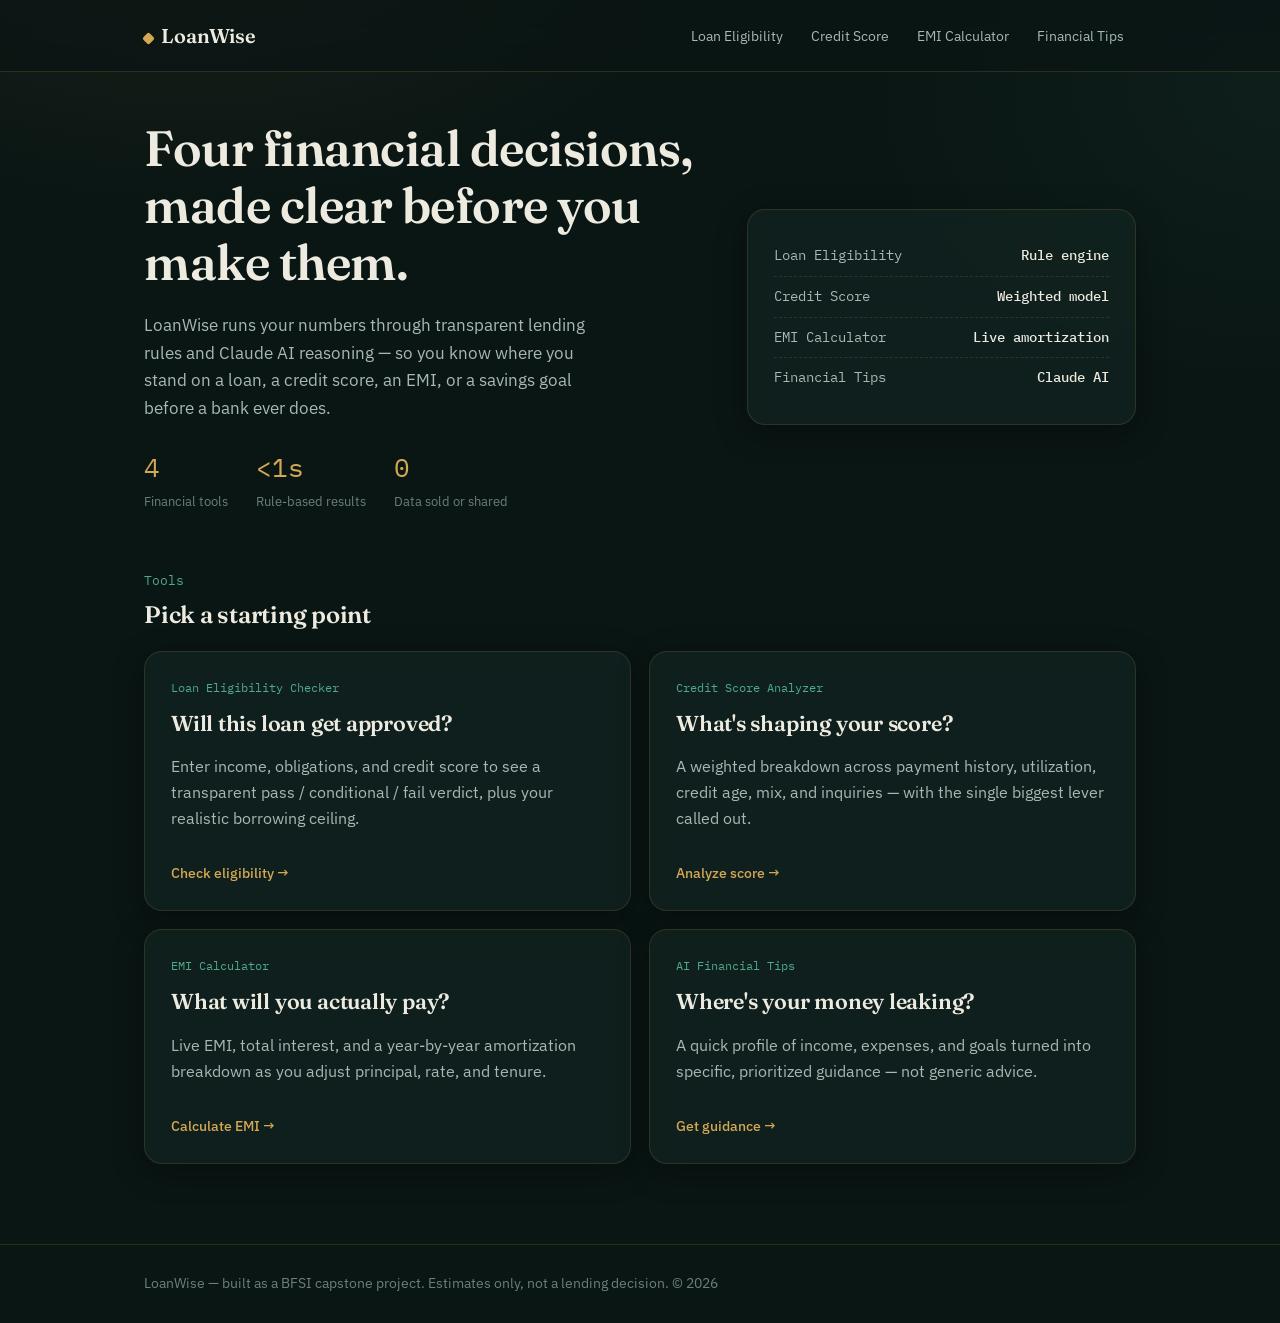
<file: index.html>
<!DOCTYPE html>
<html lang="en">
<head>
<meta charset="UTF-8" />
<meta name="viewport" content="width=device-width, initial-scale=1, viewport-fit=cover" />
<title>LoanWise — AI Financial Decisioning Platform</title>
<meta name="description" content="Instant loan eligibility, credit score analysis, EMI planning, and AI financial guidance in one BFSI platform." />
<link rel="preconnect" href="https://fonts.googleapis.com">
<link rel="preconnect" href="https://fonts.gstatic.com" crossorigin>
<link href="https://fonts.googleapis.com/css2?family=Fraunces:opsz,wght@9..144,500;9..144,600&family=IBM+Plex+Sans:wght@400;500&family=IBM+Plex+Mono:wght@400;500&display=swap" rel="stylesheet">
<link rel="stylesheet" href="css/styles.css">
</head>
<body>

<header class="site">
  <div class="shell">
    <a href="index.html" class="brand"><span class="mark"></span>LoanWise</a>
    <nav class="tools">
      <a href="loan-eligibility.html">Loan Eligibility</a>
      <a href="credit-score.html">Credit Score</a>
      <a href="emi-calculator.html">EMI Calculator</a>
      <a href="financial-tips.html">Financial Tips</a>
    </nav>
  </div>
</header>

<main>
  <div class="shell">

    <section class="hero">
      <div>
        <h1>Four financial decisions, made clear before you make them.</h1>
        <p class="lede">LoanWise runs your numbers through transparent lending rules and Claude AI reasoning — so you know where you stand on a loan, a credit score, an EMI, or a savings goal before a bank ever does.</p>
        <div class="stat-strip">
          <div class="stat"><span class="n">4</span><span class="l">Financial tools</span></div>
          <div class="stat"><span class="n">&lt;1s</span><span class="l">Rule-based results</span></div>
          <div class="stat"><span class="n">0</span><span class="l">Data sold or shared</span></div>
        </div>
      </div>
      <div class="hero-panel glass">
        <div class="row"><span>Loan Eligibility</span><b>Rule engine</b></div>
        <div class="row"><span>Credit Score</span><b>Weighted model</b></div>
        <div class="row"><span>EMI Calculator</span><b>Live amortization</b></div>
        <div class="row"><span>Financial Tips</span><b>Claude AI</b></div>
      </div>
    </section>

    <section>
      <div class="page-head" style="margin-bottom:22px;">
        <div class="kicker">Tools</div>
        <h2 style="font-size:1.5rem;">Pick a starting point</h2>
      </div>
      <div class="card-grid">

        <a class="tool-card glass" href="loan-eligibility.html">
          <span class="tag">Loan Eligibility Checker</span>
          <h3>Will this loan get approved?</h3>
          <p>Enter income, obligations, and credit score to see a transparent pass / conditional / fail verdict, plus your realistic borrowing ceiling.</p>
          <span class="go">Check eligibility →</span>
        </a>

        <a class="tool-card glass" href="credit-score.html">
          <span class="tag">Credit Score Analyzer</span>
          <h3>What's shaping your score?</h3>
          <p>A weighted breakdown across payment history, utilization, credit age, mix, and inquiries — with the single biggest lever called out.</p>
          <span class="go">Analyze score →</span>
        </a>

        <a class="tool-card glass" href="emi-calculator.html">
          <span class="tag">EMI Calculator</span>
          <h3>What will you actually pay?</h3>
          <p>Live EMI, total interest, and a year-by-year amortization breakdown as you adjust principal, rate, and tenure.</p>
          <span class="go">Calculate EMI →</span>
        </a>

        <a class="tool-card glass" href="financial-tips.html">
          <span class="tag">AI Financial Tips</span>
          <h3>Where's your money leaking?</h3>
          <p>A quick profile of income, expenses, and goals turned into specific, prioritized guidance — not generic advice.</p>
          <span class="go">Get guidance →</span>
        </a>

      </div>
    </section>

  </div>
</main>

<footer class="site">
  <div class="shell">
    <span>LoanWise — built as a BFSI capstone project. Estimates only, not a lending decision. &copy; <span data-year></span></span>
  </div>
</footer>

<script src="js/main.js"></script>
</body>
</html>
</file>
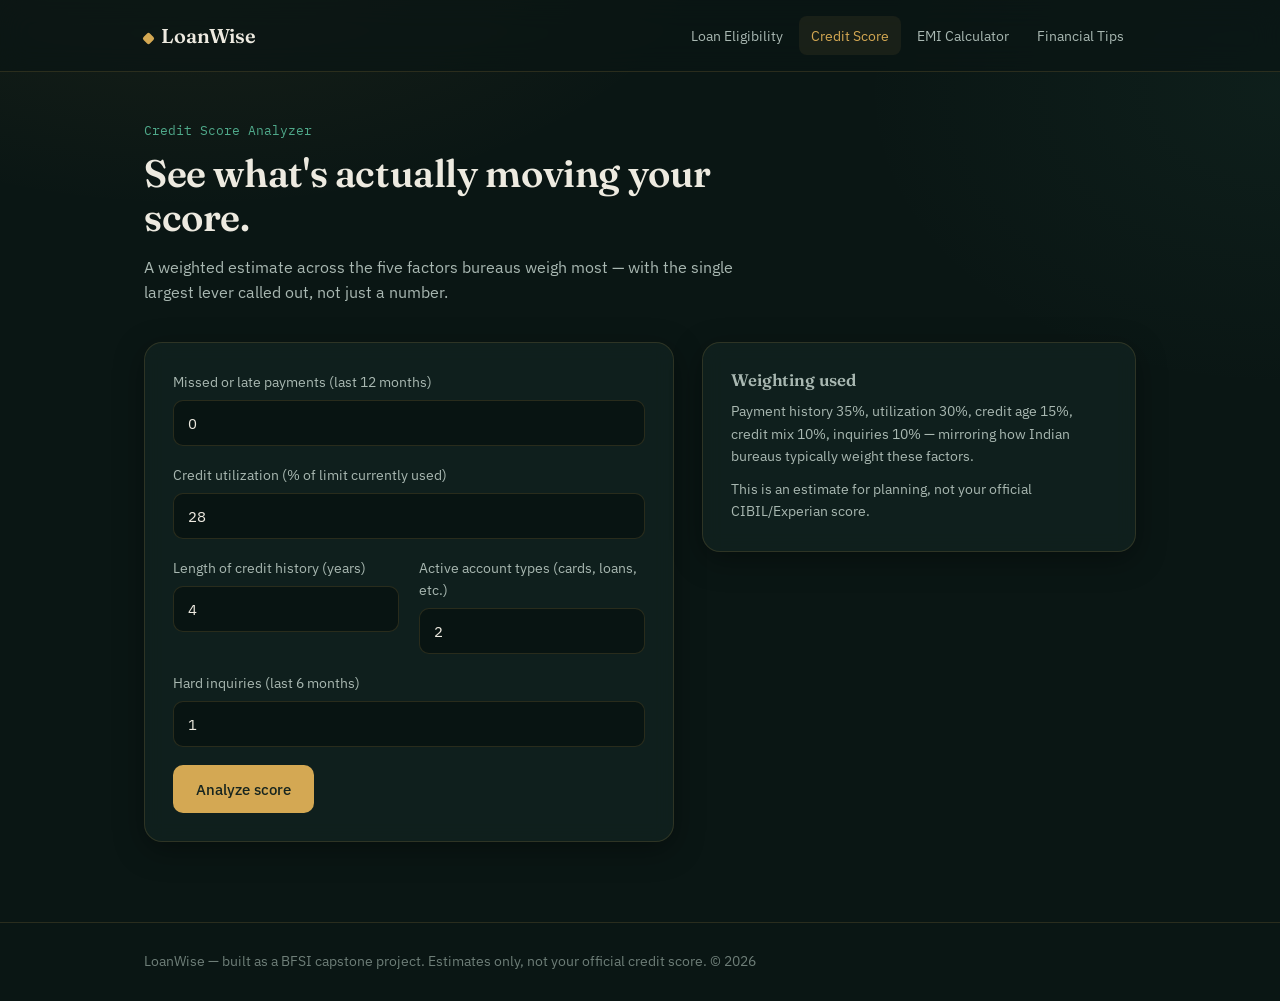
<file: credit-score.html>
<!DOCTYPE html>
<html lang="en">
<head>
<meta charset="UTF-8" />
<meta name="viewport" content="width=device-width, initial-scale=1, viewport-fit=cover" />
<title>Credit Score Analyzer — LoanWise</title>
<link rel="preconnect" href="https://fonts.googleapis.com">
<link rel="preconnect" href="https://fonts.gstatic.com" crossorigin>
<link href="https://fonts.googleapis.com/css2?family=Fraunces:opsz,wght@9..144,500;9..144,600&family=IBM+Plex+Sans:wght@400;500&family=IBM+Plex+Mono:wght@400;500&display=swap" rel="stylesheet">
<link rel="stylesheet" href="css/styles.css">
</head>
<body>

<header class="site">
  <div class="shell">
    <a href="index.html" class="brand"><span class="mark"></span>LoanWise</a>
    <nav class="tools">
      <a href="loan-eligibility.html">Loan Eligibility</a>
      <a href="credit-score.html">Credit Score</a>
      <a href="emi-calculator.html">EMI Calculator</a>
      <a href="financial-tips.html">Financial Tips</a>
    </nav>
  </div>
</header>

<main>
  <div class="shell">
    <div class="page-head">
      <div class="kicker">Credit Score Analyzer</div>
      <h1>See what's actually moving your score.</h1>
      <p>A weighted estimate across the five factors bureaus weigh most — with the single largest lever called out, not just a number.</p>
    </div>

    <div class="two-col">
      <form id="credit-form" class="glass card">
        <div class="field">
          <label for="missedPayments12mo">Missed or late payments (last 12 months)</label>
          <input type="number" id="missedPayments12mo" name="missedPayments12mo" min="0" max="24" value="0" required>
        </div>

        <div class="field">
          <label for="utilizationPct">Credit utilization (% of limit currently used)</label>
          <input type="number" id="utilizationPct" name="utilizationPct" min="0" max="100" value="28" required>
        </div>

        <div class="form-grid">
          <div class="field">
            <label for="creditAgeYears">Length of credit history (years)</label>
            <input type="number" id="creditAgeYears" name="creditAgeYears" min="0" max="50" value="4" required>
          </div>
          <div class="field">
            <label for="activeAccountTypes">Active account types (cards, loans, etc.)</label>
            <input type="number" id="activeAccountTypes" name="activeAccountTypes" min="0" max="10" value="2" required>
          </div>
        </div>

        <div class="field">
          <label for="inquiries6mo">Hard inquiries (last 6 months)</label>
          <input type="number" id="inquiries6mo" name="inquiries6mo" min="0" max="20" value="1" required>
        </div>

        <button type="submit" class="btn-primary">Analyze score</button>
      </form>

      <aside class="glass card" style="font-size:0.88rem; color:var(--text-secondary);">
        <h3 style="font-size:1.05rem; margin-bottom:10px;">Weighting used</h3>
        <p style="margin-bottom:10px;">Payment history 35%, utilization 30%, credit age 15%, credit mix 10%, inquiries 10% — mirroring how Indian bureaus typically weight these factors.</p>
        <p style="margin-bottom:0;">This is an estimate for planning, not your official CIBIL/Experian score.</p>
      </aside>
    </div>

    <section id="credit-result" class="result-panel glass">
      <span id="credit-verdict" class="verdict"></span>

      <div class="metric-row">
        <div class="metric" style="grid-column: span 3;">
          <span id="credit-score-num" class="v" style="font-size:2.2rem;"></span>
          <span class="l">Estimated score (300–900)</span>
          <div class="bar-track"><div id="credit-bar-fill" class="bar-fill"></div></div>
        </div>
      </div>

      <p style="margin-bottom: 6px;">Biggest lever: <b id="credit-weakest" style="color:var(--text-primary);"></b></p>

      <div class="overflow-x" style="margin-top:14px;">
        <table>
          <thead><tr><th>Factor</th><th>Sub-score</th></tr></thead>
          <tbody id="credit-breakdown"></tbody>
        </table>
      </div>

      <div class="ai-panel">
        <div class="ai-label"><span class="pulse"></span>Claude AI insight</div>
        <div id="credit-ai-body" class="ai-body"></div>
      </div>
    </section>

  </div>
</main>

<footer class="site">
  <div class="shell">
    <span>LoanWise — built as a BFSI capstone project. Estimates only, not your official credit score. &copy; <span data-year></span></span>
  </div>
</footer>

<script src="js/api.js"></script>
<script src="js/credit.js"></script>
<script src="js/main.js"></script>
</body>
</html>
</file>
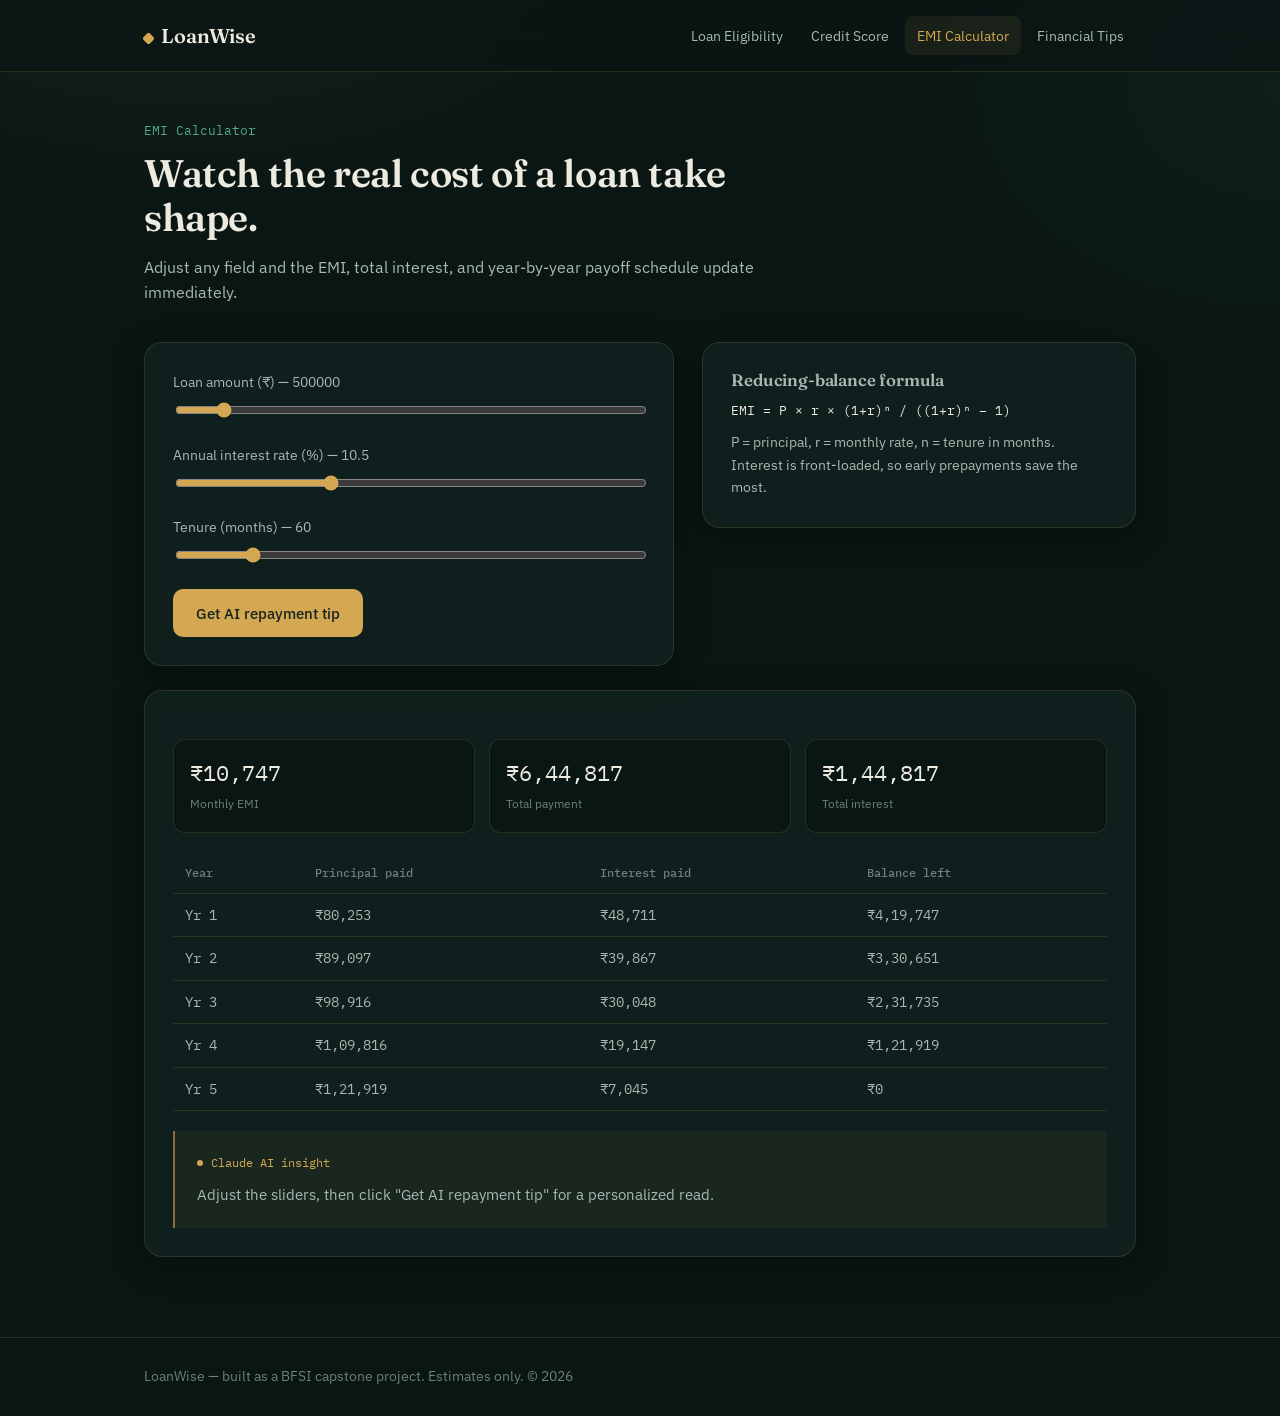
<file: emi-calculator.html>
<!DOCTYPE html>
<html lang="en">
<head>
<meta charset="UTF-8" />
<meta name="viewport" content="width=device-width, initial-scale=1, viewport-fit=cover" />
<title>EMI Calculator — LoanWise</title>
<link rel="preconnect" href="https://fonts.googleapis.com">
<link rel="preconnect" href="https://fonts.gstatic.com" crossorigin>
<link href="https://fonts.googleapis.com/css2?family=Fraunces:opsz,wght@9..144,500;9..144,600&family=IBM+Plex+Sans:wght@400;500&family=IBM+Plex+Mono:wght@400;500&display=swap" rel="stylesheet">
<link rel="stylesheet" href="css/styles.css">
</head>
<body>

<header class="site">
  <div class="shell">
    <a href="index.html" class="brand"><span class="mark"></span>LoanWise</a>
    <nav class="tools">
      <a href="loan-eligibility.html">Loan Eligibility</a>
      <a href="credit-score.html">Credit Score</a>
      <a href="emi-calculator.html">EMI Calculator</a>
      <a href="financial-tips.html">Financial Tips</a>
    </nav>
  </div>
</header>

<main>
  <div class="shell">
    <div class="page-head">
      <div class="kicker">EMI Calculator</div>
      <h1>Watch the real cost of a loan take shape.</h1>
      <p>Adjust any field and the EMI, total interest, and year-by-year payoff schedule update immediately.</p>
    </div>

    <div class="two-col">
      <form id="emi-form" class="glass card">
        <div class="field">
          <label for="principal">Loan amount (₹) — <span id="principal-echo">500000</span></label>
          <input type="range" id="principal" name="principal" min="50000" max="5000000" step="10000" value="500000">
        </div>

        <div class="field">
          <label for="annualRatePct">Annual interest rate (%) — <span id="annualRatePct-echo">10.5</span></label>
          <input type="range" id="annualRatePct" name="annualRatePct" min="4" max="24" step="0.1" value="10.5">
        </div>

        <div class="field">
          <label for="tenureMonths">Tenure (months) — <span id="tenureMonths-echo">60</span></label>
          <input type="range" id="tenureMonths" name="tenureMonths" min="6" max="360" step="1" value="60">
        </div>

        <button type="submit" class="btn-primary">Get AI repayment tip</button>
      </form>

      <aside class="glass card" style="font-size:0.88rem; color:var(--text-secondary);">
        <h3 style="font-size:1.05rem; margin-bottom:10px;">Reducing-balance formula</h3>
        <p style="margin-bottom:0; font-family: var(--font-mono); font-size: 0.82rem; color: var(--text-primary);">
          EMI = P × r × (1+r)ⁿ / ((1+r)ⁿ − 1)
        </p>
        <p style="margin-top:10px; margin-bottom:0;">P = principal, r = monthly rate, n = tenure in months. Interest is front-loaded, so early prepayments save the most.</p>
      </aside>
    </div>

    <section id="emi-result" class="result-panel glass">
      <div class="metric-row">
        <div class="metric"><span id="emi-amount" class="v"></span><span class="l">Monthly EMI</span></div>
        <div class="metric"><span id="emi-total-payment" class="v"></span><span class="l">Total payment</span></div>
        <div class="metric"><span id="emi-total-interest" class="v"></span><span class="l">Total interest</span></div>
      </div>

      <div class="overflow-x" style="margin-top:18px;">
        <table>
          <thead><tr><th>Year</th><th>Principal paid</th><th>Interest paid</th><th>Balance left</th></tr></thead>
          <tbody id="emi-schedule"></tbody>
        </table>
      </div>

      <div class="ai-panel">
        <div class="ai-label"><span class="pulse"></span>Claude AI insight</div>
        <div id="emi-ai-body" class="ai-body">Adjust the sliders, then click "Get AI repayment tip" for a personalized read.</div>
      </div>
    </section>

  </div>
</main>

<footer class="site">
  <div class="shell">
    <span>LoanWise — built as a BFSI capstone project. Estimates only. &copy; <span data-year></span></span>
  </div>
</footer>

<script src="js/api.js"></script>
<script src="js/emi.js"></script>
<script src="js/main.js"></script>
</body>
</html>
</file>
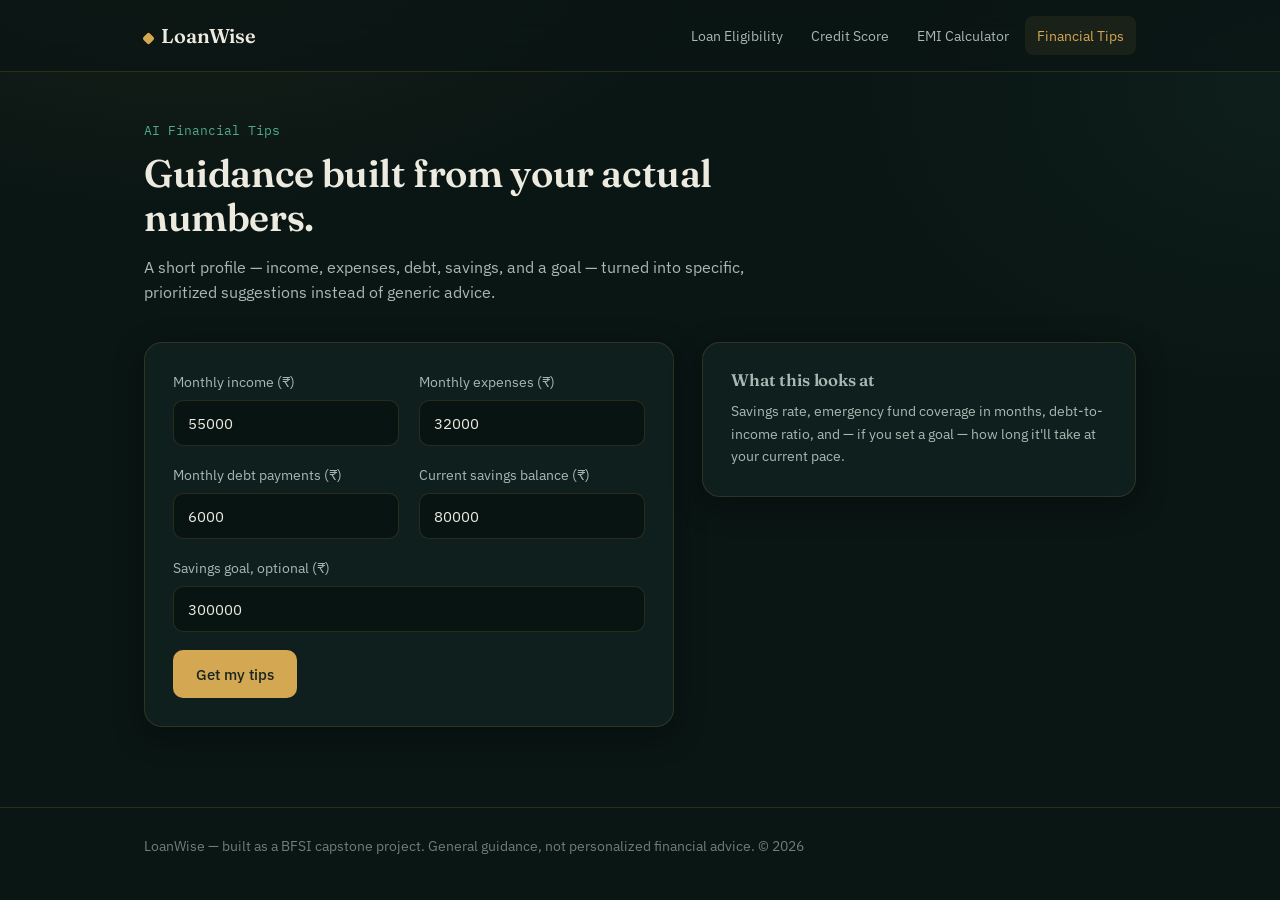
<file: financial-tips.html>
<!DOCTYPE html>
<html lang="en">
<head>
<meta charset="UTF-8" />
<meta name="viewport" content="width=device-width, initial-scale=1, viewport-fit=cover" />
<title>AI Financial Tips — LoanWise</title>
<link rel="preconnect" href="https://fonts.googleapis.com">
<link rel="preconnect" href="https://fonts.gstatic.com" crossorigin>
<link href="https://fonts.googleapis.com/css2?family=Fraunces:opsz,wght@9..144,500;9..144,600&family=IBM+Plex+Sans:wght@400;500&family=IBM+Plex+Mono:wght@400;500&display=swap" rel="stylesheet">
<link rel="stylesheet" href="css/styles.css">
</head>
<body>

<header class="site">
  <div class="shell">
    <a href="index.html" class="brand"><span class="mark"></span>LoanWise</a>
    <nav class="tools">
      <a href="loan-eligibility.html">Loan Eligibility</a>
      <a href="credit-score.html">Credit Score</a>
      <a href="emi-calculator.html">EMI Calculator</a>
      <a href="financial-tips.html">Financial Tips</a>
    </nav>
  </div>
</header>

<main>
  <div class="shell">
    <div class="page-head">
      <div class="kicker">AI Financial Tips</div>
      <h1>Guidance built from your actual numbers.</h1>
      <p>A short profile — income, expenses, debt, savings, and a goal — turned into specific, prioritized suggestions instead of generic advice.</p>
    </div>

    <div class="two-col">
      <form id="tips-form" class="glass card">
        <div class="form-grid">
          <div class="field">
            <label for="monthlyIncome">Monthly income (₹)</label>
            <input type="number" id="monthlyIncome" name="monthlyIncome" min="0" value="55000" required>
          </div>
          <div class="field">
            <label for="monthlyExpenses">Monthly expenses (₹)</label>
            <input type="number" id="monthlyExpenses" name="monthlyExpenses" min="0" value="32000" required>
          </div>
        </div>

        <div class="form-grid">
          <div class="field">
            <label for="monthlyDebtPayments">Monthly debt payments (₹)</label>
            <input type="number" id="monthlyDebtPayments" name="monthlyDebtPayments" min="0" value="6000">
          </div>
          <div class="field">
            <label for="currentSavings">Current savings balance (₹)</label>
            <input type="number" id="currentSavings" name="currentSavings" min="0" value="80000">
          </div>
        </div>

        <div class="field">
          <label for="goalAmount">Savings goal, optional (₹)</label>
          <input type="number" id="goalAmount" name="goalAmount" min="0" value="300000">
        </div>

        <button type="submit" class="btn-primary">Get my tips</button>
      </form>

      <aside class="glass card" style="font-size:0.88rem; color:var(--text-secondary);">
        <h3 style="font-size:1.05rem; margin-bottom:10px;">What this looks at</h3>
        <p style="margin-bottom:0;">Savings rate, emergency fund coverage in months, debt-to-income ratio, and — if you set a goal — how long it'll take at your current pace.</p>
      </aside>
    </div>

    <section id="tips-result" class="result-panel glass">
      <h3 style="font-size:1.1rem; margin-bottom:16px;">Your priorities, in order</h3>
      <div id="tips-grid" class="tips-grid"></div>

      <div class="ai-panel">
        <div class="ai-label"><span class="pulse"></span>Claude AI insight</div>
        <div id="tips-ai-body" class="ai-body"></div>
      </div>
    </section>

  </div>
</main>

<footer class="site">
  <div class="shell">
    <span>LoanWise — built as a BFSI capstone project. General guidance, not personalized financial advice. &copy; <span data-year></span></span>
  </div>
</footer>

<script src="js/api.js"></script>
<script src="js/tips.js"></script>
<script src="js/main.js"></script>
</body>
</html>
</file>
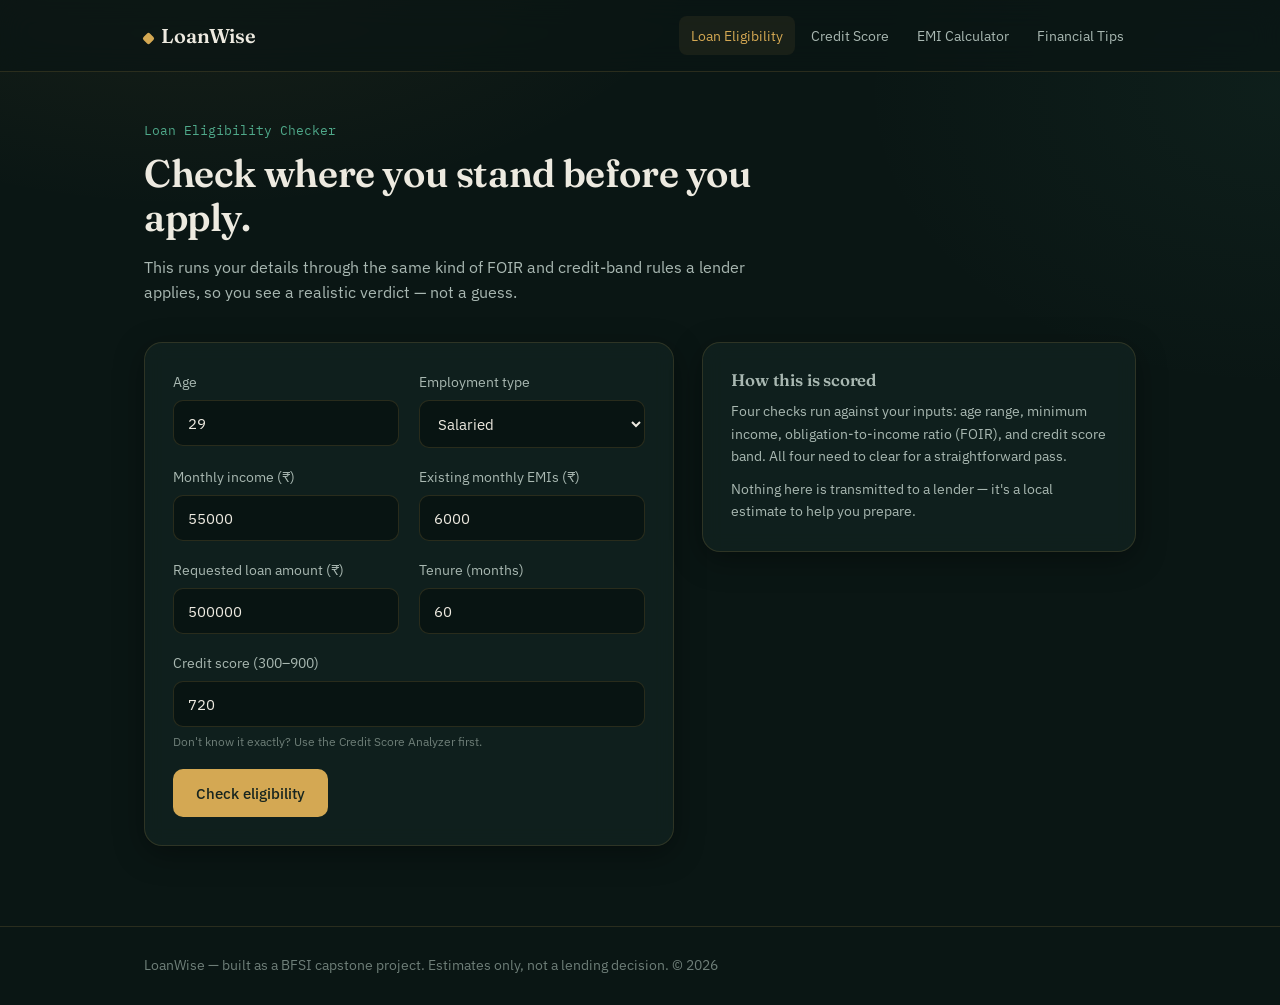
<file: loan-eligibility.html>
<!DOCTYPE html>
<html lang="en">
<head>
<meta charset="UTF-8" />
<meta name="viewport" content="width=device-width, initial-scale=1, viewport-fit=cover" />
<title>Loan Eligibility Checker — LoanWise</title>
<link rel="preconnect" href="https://fonts.googleapis.com">
<link rel="preconnect" href="https://fonts.gstatic.com" crossorigin>
<link href="https://fonts.googleapis.com/css2?family=Fraunces:opsz,wght@9..144,500;9..144,600&family=IBM+Plex+Sans:wght@400;500&family=IBM+Plex+Mono:wght@400;500&display=swap" rel="stylesheet">
<link rel="stylesheet" href="css/styles.css">
</head>
<body>

<header class="site">
  <div class="shell">
    <a href="index.html" class="brand"><span class="mark"></span>LoanWise</a>
    <nav class="tools">
      <a href="loan-eligibility.html">Loan Eligibility</a>
      <a href="credit-score.html">Credit Score</a>
      <a href="emi-calculator.html">EMI Calculator</a>
      <a href="financial-tips.html">Financial Tips</a>
    </nav>
  </div>
</header>

<main>
  <div class="shell">
    <div class="page-head">
      <div class="kicker">Loan Eligibility Checker</div>
      <h1>Check where you stand before you apply.</h1>
      <p>This runs your details through the same kind of FOIR and credit-band rules a lender applies, so you see a realistic verdict — not a guess.</p>
    </div>

    <div class="two-col">
      <form id="loan-form" class="glass card">
        <div class="form-grid">
          <div class="field">
            <label for="age">Age</label>
            <input type="number" id="age" name="age" min="18" max="80" value="29" required>
          </div>
          <div class="field">
            <label for="employmentType">Employment type</label>
            <select id="employmentType" name="employmentType">
              <option value="salaried">Salaried</option>
              <option value="self-employed">Self-employed</option>
            </select>
          </div>
        </div>

        <div class="form-grid">
          <div class="field">
            <label for="monthlyIncome">Monthly income (₹)</label>
            <input type="number" id="monthlyIncome" name="monthlyIncome" min="0" value="55000" required>
          </div>
          <div class="field">
            <label for="existingEMIs">Existing monthly EMIs (₹)</label>
            <input type="number" id="existingEMIs" name="existingEMIs" min="0" value="6000">
          </div>
        </div>

        <div class="form-grid">
          <div class="field">
            <label for="requestedAmount">Requested loan amount (₹)</label>
            <input type="number" id="requestedAmount" name="requestedAmount" min="0" value="500000" required>
          </div>
          <div class="field">
            <label for="tenureMonths">Tenure (months)</label>
            <input type="number" id="tenureMonths" name="tenureMonths" min="6" max="360" value="60" required>
          </div>
        </div>

        <div class="field">
          <label for="creditScore">Credit score (300–900)</label>
          <input type="number" id="creditScore" name="creditScore" min="300" max="900" value="720" required>
          <div class="hint">Don't know it exactly? Use the Credit Score Analyzer first.</div>
        </div>

        <button type="submit" class="btn-primary">Check eligibility</button>
      </form>

      <aside class="glass card" style="font-size:0.88rem; color:var(--text-secondary);">
        <h3 style="font-size:1.05rem; margin-bottom:10px;">How this is scored</h3>
        <p style="margin-bottom:10px;">Four checks run against your inputs: age range, minimum income, obligation-to-income ratio (FOIR), and credit score band. All four need to clear for a straightforward pass.</p>
        <p style="margin-bottom:0;">Nothing here is transmitted to a lender — it's a local estimate to help you prepare.</p>
      </aside>
    </div>

    <section id="loan-result" class="result-panel glass">
      <span id="loan-verdict" class="verdict"></span>

      <div class="metric-row">
        <div class="metric"><span id="loan-emi" class="v"></span><span class="l">Proposed EMI</span></div>
        <div class="metric"><span id="loan-foir" class="v"></span><span class="l">FOIR (obligation ratio)</span></div>
        <div class="metric"><span id="loan-max" class="v"></span><span class="l">Your borrowing ceiling</span></div>
      </div>

      <ul id="loan-reasons" class="reasons"></ul>

      <div class="ai-panel">
        <div class="ai-label"><span class="pulse"></span>Claude AI insight</div>
        <div id="loan-ai-body" class="ai-body"></div>
      </div>
    </section>

  </div>
</main>

<footer class="site">
  <div class="shell">
    <span>LoanWise — built as a BFSI capstone project. Estimates only, not a lending decision. &copy; <span data-year></span></span>
  </div>
</footer>

<script src="js/api.js"></script>
<script src="js/loan.js"></script>
<script src="js/main.js"></script>
</body>
</html>
</file>
<file: css/styles.css>
/* ==========================================================================
   LoanWise — AI Financial Advisory Platform
   Design tokens
   ========================================================================== */

:root {
  /* Color */
  --bg-base: #0A1614;
  --bg-raised: #0F1F1C;
  --bg-glass: rgba(20, 40, 37, 0.55);
  --bg-glass-strong: rgba(20, 40, 37, 0.78);
  --border-glass: rgba(212, 168, 83, 0.16);
  --border-glass-strong: rgba(212, 168, 83, 0.32);

  --text-primary: #EDEAE0;
  --text-secondary: #A9B8B2;
  --text-muted: #6E7E78;

  --accent-amber: #D4A853;
  --accent-amber-dim: #8A6E3A;
  --accent-emerald: #4FA98A;
  --accent-rose: #C0645A;

  --shadow-soft: 0 8px 30px rgba(0, 0, 0, 0.35);
  --shadow-glow: 0 0 0 1px var(--border-glass), 0 8px 30px rgba(0, 0, 0, 0.35);

  /* Type */
  --font-display: "Fraunces", Georgia, "Times New Roman", serif;
  --font-body: "IBM Plex Sans", -apple-system, sans-serif;
  --font-mono: "IBM Plex Mono", "SFMono-Regular", monospace;

  /* Layout */
  --content-width: 1040px;
  --radius-card: 18px;
  --radius-input: 10px;
  --safe-top: env(safe-area-inset-top, 0px);
  --safe-bottom: env(safe-area-inset-bottom, 0px);
}

* { box-sizing: border-box; }

html {
  scroll-padding-top: var(--safe-top);
}

body {
  margin: 0;
  background: var(--bg-base);
  background-image:
    radial-gradient(ellipse 900px 500px at 15% -10%, rgba(212, 168, 83, 0.08), transparent 60%),
    radial-gradient(ellipse 700px 500px at 100% 10%, rgba(79, 169, 138, 0.06), transparent 60%);
  background-attachment: fixed;
  color: var(--text-primary);
  font-family: var(--font-body);
  font-size: 16px;
  line-height: 1.6;
  padding-top: var(--safe-top);
  padding-bottom: var(--safe-bottom);
  -webkit-font-smoothing: antialiased;
}

img, svg { max-width: 100%; display: block; }

a { color: inherit; text-decoration: none; }

h1, h2, h3, h4 {
  font-family: var(--font-display);
  font-weight: 600;
  line-height: 1.15;
  margin: 0 0 0.4em;
  letter-spacing: -0.01em;
}

p { margin: 0 0 1em; color: var(--text-secondary); max-width: 62ch; }

::selection { background: var(--accent-amber); color: #14201c; }

:focus-visible {
  outline: 2px solid var(--accent-amber);
  outline-offset: 3px;
  border-radius: 4px;
}

/* ------------------------- Layout shell ------------------------- */

.shell {
  max-width: var(--content-width);
  margin: 0 auto;
  padding: 0 24px;
}

header.site {
  position: sticky;
  top: var(--safe-top);
  z-index: 40;
  backdrop-filter: blur(14px);
  background: rgba(10, 22, 20, 0.72);
  border-bottom: 1px solid var(--border-glass);
}

header.site .shell {
  display: flex;
  align-items: center;
  justify-content: space-between;
  padding-top: 16px;
  padding-bottom: 16px;
  gap: 16px;
}

.brand {
  display: flex;
  align-items: baseline;
  gap: 8px;
  font-family: var(--font-display);
  font-size: 1.25rem;
  font-weight: 600;
  color: var(--text-primary);
  white-space: nowrap;
}

.brand .mark {
  width: 9px; height: 9px;
  border-radius: 2px;
  background: var(--accent-amber);
  transform: rotate(45deg);
  flex-shrink: 0;
}

nav.tools {
  display: flex;
  gap: 4px;
  flex-wrap: wrap;
}

nav.tools a {
  font-size: 0.9rem;
  color: var(--text-secondary);
  padding: 8px 12px;
  border-radius: 8px;
  transition: color 0.15s ease, background 0.15s ease;
}

nav.tools a:hover { color: var(--text-primary); background: rgba(255,255,255,0.04); }
nav.tools a.active { color: var(--accent-amber); background: rgba(212, 168, 83, 0.08); }

main { padding: 48px 0 80px; }

footer.site {
  border-top: 1px solid var(--border-glass);
  padding: 28px 0 calc(28px + var(--safe-bottom));
  color: var(--text-muted);
  font-size: 0.85rem;
}

/* ------------------------- Cards / glass ------------------------- */

.glass {
  background: var(--bg-glass);
  border: 1px solid var(--border-glass);
  border-radius: var(--radius-card);
  box-shadow: var(--shadow-soft);
  backdrop-filter: blur(10px);
}

.card {
  padding: 28px;
}

.card-grid {
  display: grid;
  grid-template-columns: repeat(2, 1fr);
  gap: 18px;
}

@media (max-width: 720px) {
  .card-grid { grid-template-columns: 1fr; }
}

.tool-card {
  padding: 26px;
  display: flex;
  flex-direction: column;
  gap: 14px;
  transition: transform 0.18s ease, border-color 0.18s ease;
}

.tool-card:hover {
  border-color: var(--border-glass-strong);
  transform: translateY(-2px);
}

.tool-card .tag {
  font-size: 0.78rem;
  color: var(--accent-emerald);
  font-family: var(--font-mono);
}

.tool-card h3 { font-size: 1.35rem; margin-bottom: 4px; }

.tool-card .go {
  margin-top: auto;
  display: inline-flex;
  align-items: center;
  gap: 6px;
  color: var(--accent-amber);
  font-size: 0.9rem;
  font-weight: 500;
}

/* ------------------------- Hero ------------------------- */

.hero {
  display: grid;
  grid-template-columns: 1.3fr 0.9fr;
  gap: 40px;
  align-items: center;
  padding-bottom: 56px;
}

@media (max-width: 820px) {
  .hero { grid-template-columns: 1fr; }
}

.hero h1 {
  font-size: clamp(2.1rem, 5vw, 3.1rem);
  color: var(--text-primary);
}

.hero .lede {
  font-size: 1.08rem;
  color: var(--text-secondary);
  max-width: 46ch;
}

.stat-strip {
  display: flex;
  gap: 28px;
  margin-top: 26px;
  flex-wrap: wrap;
}

.stat-strip .stat .n {
  font-family: var(--font-mono);
  font-size: 1.6rem;
  color: var(--accent-amber);
  display: block;
}

.stat-strip .stat .l {
  font-size: 0.82rem;
  color: var(--text-muted);
}

.hero-panel {
  padding: 26px;
  font-family: var(--font-mono);
  font-size: 0.85rem;
}

.hero-panel .row {
  display: flex;
  justify-content: space-between;
  padding: 9px 0;
  border-bottom: 1px dashed var(--border-glass);
  color: var(--text-secondary);
}
.hero-panel .row:last-child { border-bottom: none; }
.hero-panel .row b { color: var(--text-primary); font-weight: 500; }

/* ------------------------- Forms ------------------------- */

.field { margin-bottom: 18px; }

.field label {
  display: block;
  font-size: 0.86rem;
  color: var(--text-secondary);
  margin-bottom: 7px;
}

.field .hint {
  font-size: 0.76rem;
  color: var(--text-muted);
  margin-top: 5px;
}

input[type="text"],
input[type="number"],
input[type="email"],
select,
textarea {
  width: 100%;
  padding: 12px 14px;
  background: rgba(6, 14, 13, 0.6);
  border: 1px solid var(--border-glass);
  border-radius: var(--radius-input);
  color: var(--text-primary);
  font-family: var(--font-body);
  font-size: 0.95rem;
  transition: border-color 0.15s ease;
}

input:focus, select:focus, textarea:focus {
  border-color: var(--accent-amber);
}

input[type="range"] {
  width: 100%;
  accent-color: var(--accent-amber);
}

.form-grid {
  display: grid;
  grid-template-columns: repeat(2, 1fr);
  gap: 0 20px;
}

@media (max-width: 640px) {
  .form-grid { grid-template-columns: 1fr; }
}

button, .btn {
  font-family: var(--font-body);
  font-weight: 500;
  font-size: 0.95rem;
  padding: 13px 22px;
  border-radius: var(--radius-input);
  border: 1px solid transparent;
  cursor: pointer;
  transition: filter 0.15s ease, transform 0.1s ease;
}

.btn-primary {
  background: var(--accent-amber);
  color: #17251F;
}
.btn-primary:hover { filter: brightness(1.08); }
.btn-primary:active { transform: scale(0.98); }

.btn-ghost {
  background: transparent;
  border-color: var(--border-glass-strong);
  color: var(--text-primary);
}
.btn-ghost:hover { background: rgba(255,255,255,0.04); }

/* ------------------------- Results ------------------------- */

.result-panel {
  padding: 28px;
  margin-top: 24px;
  display: none;
}
.result-panel.visible { display: block; }

.verdict {
  display: inline-flex;
  align-items: center;
  gap: 8px;
  padding: 6px 14px;
  border-radius: 100px;
  font-size: 0.85rem;
  font-family: var(--font-mono);
  margin-bottom: 16px;
}
.verdict.pass { background: rgba(79, 169, 138, 0.14); color: var(--accent-emerald); }
.verdict.warn { background: rgba(212, 168, 83, 0.14); color: var(--accent-amber); }
.verdict.fail { background: rgba(192, 100, 90, 0.14); color: var(--accent-rose); }

.metric-row {
  display: grid;
  grid-template-columns: repeat(3, 1fr);
  gap: 14px;
  margin: 20px 0;
}
@media (max-width: 640px) { .metric-row { grid-template-columns: 1fr 1fr; } }

.metric {
  padding: 16px;
  background: rgba(6, 14, 13, 0.5);
  border-radius: 12px;
  border: 1px solid var(--border-glass);
}
.metric .v {
  font-family: var(--font-mono);
  font-size: 1.35rem;
  color: var(--text-primary);
  display: block;
}
.metric .l {
  font-size: 0.78rem;
  color: var(--text-muted);
  margin-top: 4px;
}

.bar-track {
  height: 8px;
  background: rgba(255,255,255,0.06);
  border-radius: 100px;
  overflow: hidden;
  margin: 6px 0 4px;
}
.bar-fill {
  height: 100%;
  border-radius: 100px;
  background: linear-gradient(90deg, var(--accent-rose), var(--accent-amber), var(--accent-emerald));
  transition: width 0.6s cubic-bezier(0.22, 1, 0.36, 1);
  width: 0%;
}

.reasons { margin-top: 18px; padding: 0; list-style: none; }
.reasons li {
  padding: 10px 0;
  border-top: 1px solid var(--border-glass);
  font-size: 0.9rem;
  color: var(--text-secondary);
  display: flex;
  gap: 10px;
}
.reasons li .dot {
  width: 6px; height: 6px; border-radius: 50%;
  margin-top: 7px; flex-shrink: 0;
}
.reasons li.pos .dot { background: var(--accent-emerald); }
.reasons li.neg .dot { background: var(--accent-rose); }
.reasons li.neu .dot { background: var(--text-muted); }

/* ------------------------- AI panel ------------------------- */

.ai-panel {
  margin-top: 20px;
  padding: 22px;
  border-left: 2px solid var(--accent-amber-dim);
  background: rgba(212, 168, 83, 0.05);
}
.ai-panel .ai-label {
  font-family: var(--font-mono);
  font-size: 0.75rem;
  color: var(--accent-amber);
  margin-bottom: 10px;
  display: flex;
  align-items: center;
  gap: 8px;
}
.ai-panel .ai-label .pulse {
  width: 6px; height: 6px; border-radius: 50%;
  background: var(--accent-amber);
}
.ai-panel .ai-body {
  font-size: 0.92rem;
  color: var(--text-secondary);
  white-space: pre-wrap;
}
.ai-panel .ai-body.loading { color: var(--text-muted); font-style: italic; }

/* ------------------------- Utility ------------------------- */

.page-head { margin-bottom: 36px; max-width: 68ch; }
.page-head .kicker {
  font-family: var(--font-mono);
  font-size: 0.82rem;
  color: var(--accent-emerald);
  margin-bottom: 10px;
}
.page-head h1 { font-size: clamp(1.8rem, 4vw, 2.4rem); }

.two-col {
  display: grid;
  grid-template-columns: 1.1fr 0.9fr;
  gap: 28px;
  align-items: start;
}
@media (max-width: 860px) { .two-col { grid-template-columns: 1fr; } }

.status-msg {
  font-size: 0.84rem;
  padding: 10px 14px;
  border-radius: 8px;
  margin-top: 12px;
}
.status-msg.ok { background: rgba(79, 169, 138, 0.12); color: var(--accent-emerald); }
.status-msg.err { background: rgba(192, 100, 90, 0.12); color: var(--accent-rose); }

.overflow-x { overflow-x: auto; }

table { border-collapse: collapse; width: 100%; font-size: 0.88rem; }
th, td { text-align: left; padding: 10px 12px; border-bottom: 1px solid var(--border-glass); }
th { color: var(--text-muted); font-weight: 500; font-family: var(--font-mono); font-size: 0.78rem; }
td { font-family: var(--font-mono); color: var(--text-secondary); }

.tips-grid {
  display: grid;
  grid-template-columns: repeat(2, 1fr);
  gap: 16px;
}
@media (max-width: 700px) { .tips-grid { grid-template-columns: 1fr; } }

.tip-card { padding: 20px; }
.tip-card .cat {
  font-family: var(--font-mono);
  font-size: 0.74rem;
  color: var(--accent-emerald);
  margin-bottom: 8px;
}
.tip-card p { font-size: 0.9rem; margin-bottom: 0; }

@media (prefers-reduced-motion: reduce) {
  * { transition: none !important; animation: none !important; }
}
</file>
